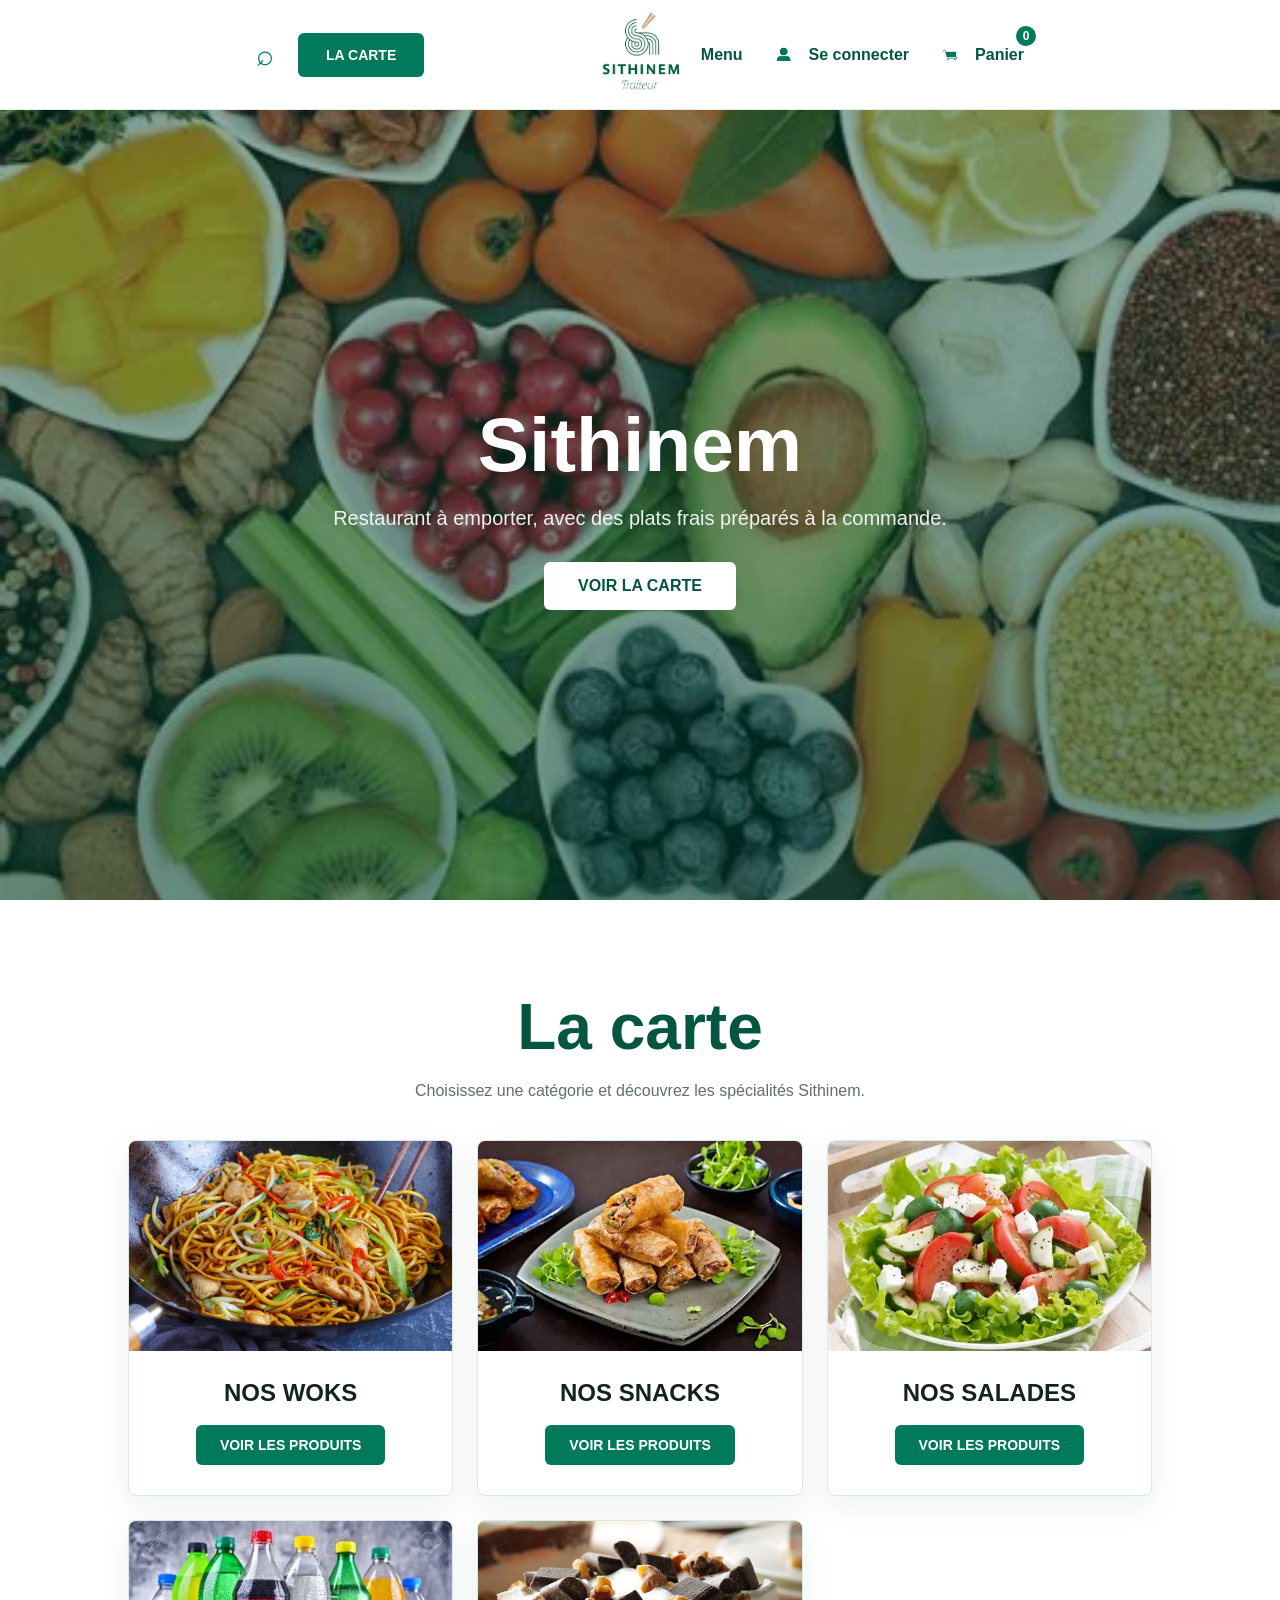
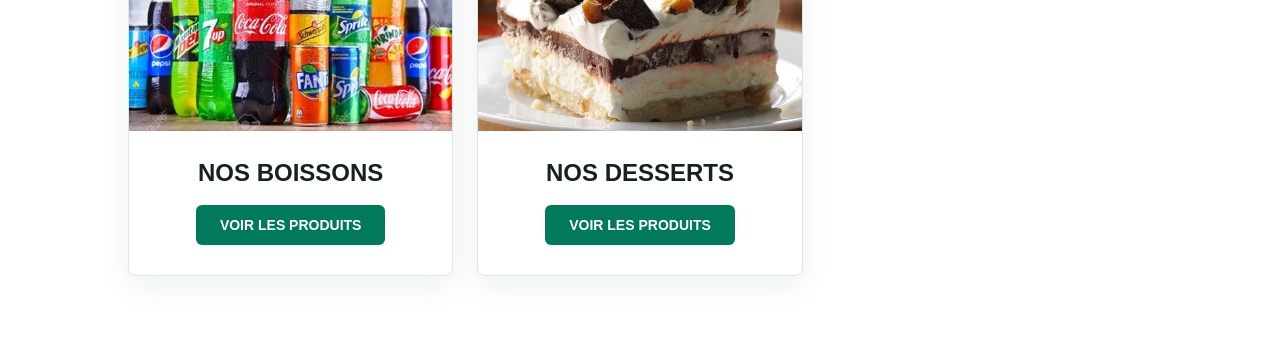
<file: index.html>
<!DOCTYPE html>
<html lang="fr">
<head>
  <meta charset="UTF-8" />
  <meta name="viewport" content="width=device-width, initial-scale=1.0" />
  <title>Sithinem - Restaurant à emporter</title>
  <link rel="stylesheet" href="style.css" />
</head>
<body>

  <header class="navbar" id="navbar">
    <div class="nav-left">
      <button class="search-btn" aria-label="Rechercher">
        <span>⌕</span>
      </button>

      <a href="menu.html" class="nav-button">
        La carte
      </a>
    </div>

    <a href="index.html" class="logo-wrapper" aria-label="Accueil Sithinem">
      <img src="logo.png" alt="Logo Sithinem" class="logo" />
    </a>

    <nav class="nav-right" style="z-index: 1005; pointer-events: auto;">
      <a href="menu.html" class="nav-link">Menu</a>

      <a href="connexion.html" class="nav-link nav-icon-link">
        <img src="connecter.jpg" alt="" class="nav-icon-img" width="34" height="34" />
        <span>Se connecter</span>
      </a>

      <a href="panier.html" class="nav-link nav-icon-link cart-link" style="position: relative; z-index: 1006; pointer-events: auto;">
        <img src="panier.jpg" alt="" class="nav-icon-img" width="34" height="34" />
        <span>Panier</span>
        <span class="cart-count" data-cart-count hidden>0</span>
      </a>
    </nav>
  </header>

  <main>
    <section class="hero">
      <div class="hero-content">
        <h1>Sithinem</h1>
        <p>Restaurant à emporter, avec des plats frais préparés à la commande.</p>
        <a href="menu.html" class="hero-button">Voir la carte</a>
      </div>
    </section>

    <section id="carte" class="menu-section">
      <div class="section-heading">
        <h2>La carte</h2>
        <p>Choisissez une catégorie et découvrez les spécialités Sithinem.</p>
      </div>

      <div class="category-grid">
        <article class="category-card">
          <div class="category-visual">
            <img src="woks.jpg" alt="Plat de wok Sithinem" />
          </div>
          <div class="category-content">
            <h3>Nos Woks</h3>
            <a href="menu.html#woks" class="category-button">Voir les produits</a>
          </div>
        </article>

        <article class="category-card">
          <div class="category-visual">
            <img src="snacks.jpg" alt="Snacks Sithinem" />
          </div>
          <div class="category-content">
            <h3>Nos Snacks</h3>
            <a href="menu.html#snacks" class="category-button">Voir les produits</a>
          </div>
        </article>

        <article class="category-card">
          <div class="category-visual">
            <img src="salade.jpg" alt="Salade Sithinem" />
          </div>
          <div class="category-content">
            <h3>Nos Salades</h3>
            <a href="menu.html#salades" class="category-button">Voir les produits</a>
          </div>
        </article>

        <article class="category-card">
          <div class="category-visual">
            <img src="boisson.jpg" alt="Boisson Sithinem" />
          </div>
          <div class="category-content">
            <h3>Nos Boissons</h3>
            <a href="menu.html#boissons" class="category-button">Voir les produits</a>
          </div>
        </article>

        <article class="category-card">
          <div class="category-visual">
            <img src="dessert.jpg" alt="Dessert Sithinem" />
          </div>
          <div class="category-content">
            <h3>Nos Desserts</h3>
            <a href="menu.html#desserts" class="category-button">Voir les produits</a>
          </div>
        </article>
      </div>
    </section>
  </main>

  <script src="script.js"></script>
  <script src="cart.js?v=20260625-home-cart-click-fix2"></script>
</body>
</html>
</file>
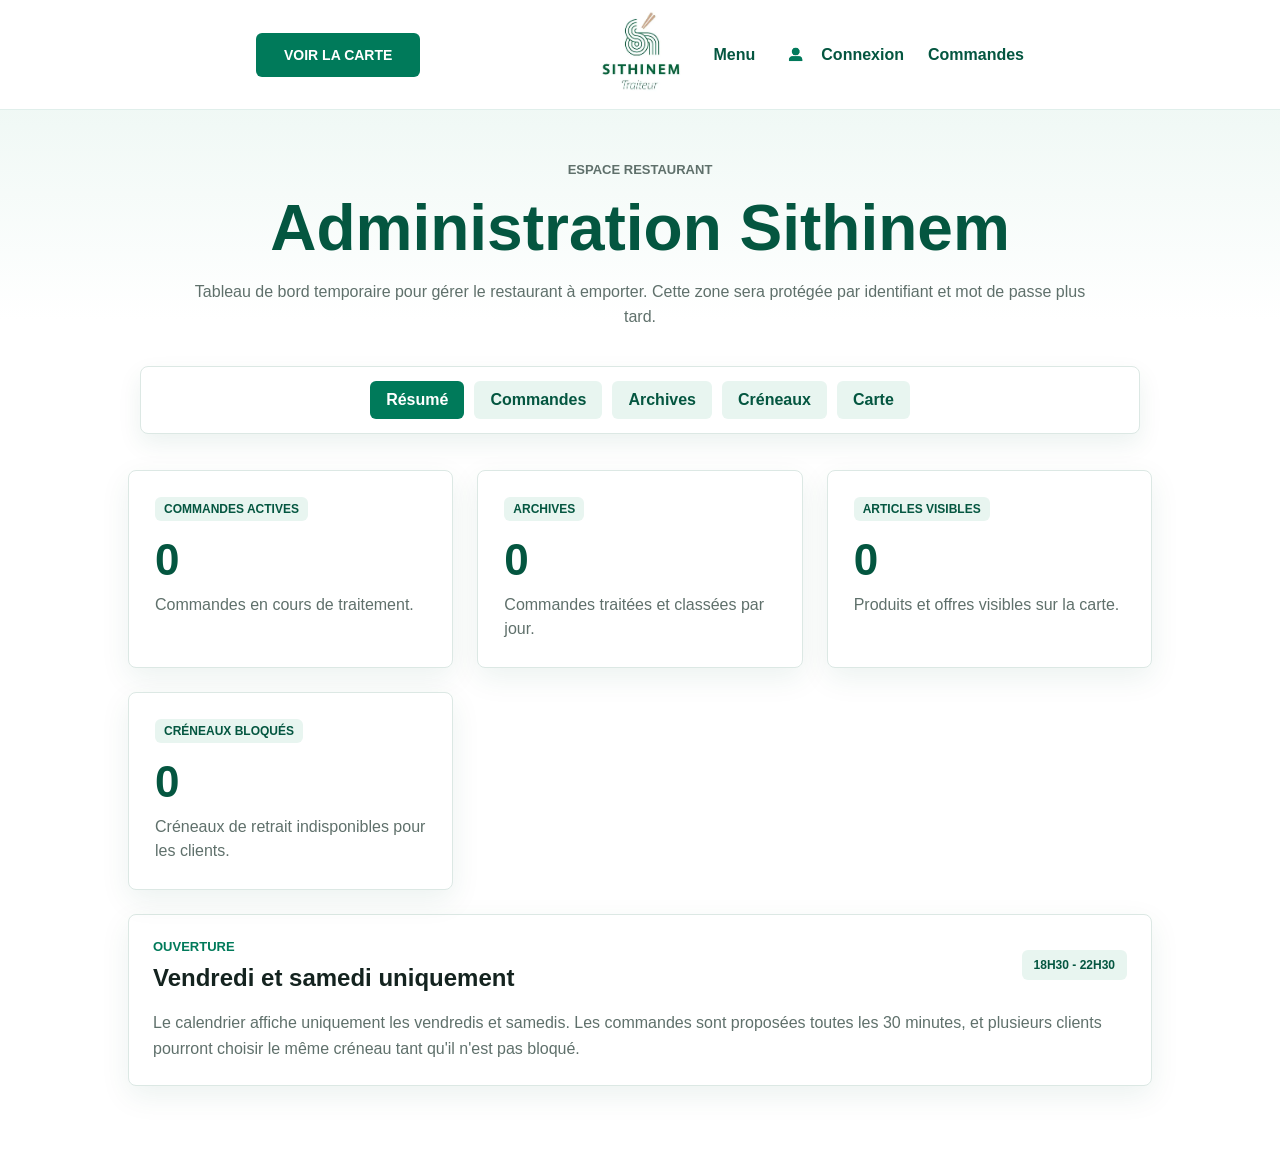
<file: admin.html>
<!DOCTYPE html>
<html lang="fr">
<head>
  <meta charset="UTF-8" />
  <meta name="viewport" content="width=device-width, initial-scale=1.0" />
  <title>Administration - Sithinem</title>
  <link rel="stylesheet" href="style.css" />
  <style>
    .admin-card-soft,
    .admin-editor,
    .mini-menu-card,
    .menu-tab-manager,
    .calendar-day {
      background: var(--white);
      border: 1px solid var(--border);
      border-radius: 8px;
      box-shadow: var(--shadow);
    }

    .admin-card-soft,
    .admin-editor,
    .menu-tab-manager { padding: 24px; }

    .week-controls {
      display: grid;
      grid-template-columns: auto 1fr auto;
      gap: 14px;
      align-items: center;
      margin-bottom: 22px;
    }

    .week-controls strong {
      text-align: center;
      color: var(--green-dark);
      font-size: 18px;
    }

    .weekly-calendar {
      display: grid;
      grid-template-columns: repeat(2, minmax(0, 1fr));
      gap: 22px;
      margin-bottom: 16px;
    }

    .calendar-day { padding: 20px; }

    .calendar-day h3 {
      margin-bottom: 16px;
      color: var(--green-dark);
      text-transform: capitalize;
    }

    .slot-grid {
      display: grid;
      grid-template-columns: repeat(2, minmax(0, 1fr));
      gap: 10px;
    }

    .slot-button {
      min-height: 44px;
      border: 1px solid var(--border);
      border-radius: 6px;
      background: var(--green-soft);
      color: var(--green-dark);
      font: inherit;
      font-weight: 800;
      cursor: pointer;
    }

    .slot-button.is-blocked {
      background: var(--green-dark);
      color: var(--white);
      border-color: var(--green-dark);
    }

    .menu-admin-layout {
      display: grid;
      grid-template-columns: minmax(0, 1fr) 380px;
      gap: 24px;
      align-items: start;
    }

    .menu-toolbar {
      display: flex;
      flex-wrap: wrap;
      gap: 10px;
      align-items: center;
      justify-content: space-between;
      margin-bottom: 18px;
    }

    .menu-tab-manager {
      display: grid;
      gap: 14px;
      margin-bottom: 20px;
    }

    .menu-tab-add {
      display: grid;
      grid-template-columns: 1fr auto;
      gap: 10px;
    }

    .menu-tab-add input,
    .admin-editor input,
    .admin-editor select,
    .admin-editor textarea {
      width: 100%;
      border: 1px solid var(--border);
      border-radius: 6px;
      padding: 12px 13px;
      color: var(--text);
      font: inherit;
      background: var(--white);
    }

    .mini-menu-tabs {
      display: flex;
      flex-wrap: wrap;
      gap: 10px;
      margin-bottom: 18px;
    }

    .mini-menu-tab {
      min-height: 40px;
      padding: 0 14px;
      border: 0;
      border-radius: 6px;
      background: var(--green-soft);
      color: var(--green-dark);
      font: inherit;
      font-weight: 800;
      cursor: pointer;
    }

    .mini-menu-tab.is-active {
      background: var(--green);
      color: var(--white);
    }

    .mini-menu-grid {
      display: grid;
      grid-template-columns: repeat(3, minmax(0, 1fr));
      gap: 16px;
    }

    .mini-menu-card {
      overflow: hidden;
      min-height: 210px;
      text-align: left;
      cursor: pointer;
      border-width: 2px;
      transition: border-color .2s ease, transform .2s ease, box-shadow .2s ease;
    }

    .mini-menu-card:hover,
    .mini-menu-card.is-selected {
      border-color: var(--green);
      transform: translateY(-1px);
    }

    .mini-menu-card.is-hidden {
      opacity: .55;
      filter: grayscale(.25);
    }

    .mini-menu-card img {
      width: 100%;
      height: 110px;
      object-fit: cover;
      display: block;
      background: var(--green-soft);
    }

    .mini-card-body { padding: 14px; }

    .mini-card-body h3 {
      color: var(--text);
      font-size: 18px;
      margin-bottom: 6px;
    }

    .mini-card-body p {
      color: var(--muted);
      font-size: 14px;
      line-height: 1.35;
      min-height: 38px;
      margin-bottom: 10px;
    }

    .mini-card-meta {
      display: flex;
      justify-content: space-between;
      gap: 10px;
      color: var(--green-dark);
      font-weight: 800;
    }

    .hidden-pill,
    .type-pill {
      display: inline-flex;
      width: fit-content;
      padding: 4px 8px;
      border-radius: 6px;
      background: var(--green-soft);
      color: var(--green-dark);
      font-size: 12px;
      font-weight: 800;
      text-transform: uppercase;
    }

    .admin-editor {
      position: sticky;
      top: 122px;
      display: grid;
      gap: 12px;
    }

    .admin-editor h2 {
      color: var(--green-dark);
      font-size: 26px;
    }

    .admin-editor label {
      color: var(--green-dark);
      font-weight: 800;
    }

    .editor-actions {
      display: grid;
      grid-template-columns: 1fr 1fr;
      gap: 10px;
      margin-top: 8px;
    }

    .danger-action {
      min-height: 42px;
      border: 0;
      border-radius: 6px;
      background: #ffe8e2;
      color: #963213;
      font-weight: 800;
      cursor: pointer;
    }

    .editor-empty {
      color: var(--muted);
      line-height: 1.6;
      padding: 16px;
      border: 1px dashed var(--border);
      border-radius: 8px;
      background: var(--green-soft);
    }

    @media (max-width: 1100px) {
      .menu-admin-layout,
      .weekly-calendar,
      .week-controls { grid-template-columns: 1fr; }
      .admin-editor { position: static; }
      .mini-menu-grid { grid-template-columns: repeat(2, minmax(0, 1fr)); }
    }

    @media (max-width: 700px) {
      .mini-menu-grid,
      .menu-tab-add,
      .editor-actions { grid-template-columns: 1fr; }
    }
  </style>
</head>
<body>
  <header class="navbar" id="navbar">
    <div class="nav-left">
      <a href="menu.html" class="nav-button">Voir la carte</a>
    </div>

    <a href="index.html" class="logo-wrapper" aria-label="Accueil Sithinem">
      <img src="logo.png" alt="Logo Sithinem" class="logo" />
    </a>

    <nav class="nav-right">
      <a href="menu.html" class="nav-link">Menu</a>
      <a href="connexion.html" class="nav-link nav-icon-link">
        <img src="connecter.jpg" alt="" class="nav-icon-img" width="34" height="34" />
        <span>Connexion</span>
      </a>
      <a href="#admin-orders" class="nav-link" data-admin-open="orders">Commandes</a>
    </nav>
  </header>

  <main class="page-shell admin-page">
    <section class="page-intro admin-intro">
      <p class="eyebrow">Espace restaurant</p>
      <h1>Administration Sithinem</h1>
      <p>Tableau de bord temporaire pour gérer le restaurant à emporter. Cette zone sera protégée par identifiant et mot de passe plus tard.</p>
    </section>

    <nav class="admin-tabs" aria-label="Navigation administration">
      <button type="button" class="admin-tab is-active" data-admin-tab="summary">Résumé</button>
      <button type="button" class="admin-tab" data-admin-tab="orders">Commandes</button>
      <button type="button" class="admin-tab" data-admin-tab="archives">Archives</button>
      <button type="button" class="admin-tab" data-admin-tab="schedule">Créneaux</button>
      <button type="button" class="admin-tab" data-admin-tab="menu">Carte</button>
    </nav>

    <section class="admin-panel is-active" id="admin-summary" data-admin-panel="summary">
      <div class="dashboard-grid">
        <article class="metric-card">
          <span>Commandes actives</span>
          <strong id="summary-orders-count">0</strong>
          <p>Commandes en cours de traitement.</p>
        </article>
        <article class="metric-card">
          <span>Archives</span>
          <strong id="summary-archives-count">0</strong>
          <p>Commandes traitées et classées par jour.</p>
        </article>
        <article class="metric-card">
          <span>Articles visibles</span>
          <strong id="summary-items-count">0</strong>
          <p>Produits et offres visibles sur la carte.</p>
        </article>
        <article class="metric-card">
          <span>Créneaux bloqués</span>
          <strong id="summary-blocked-count">0</strong>
          <p>Créneaux de retrait indisponibles pour les clients.</p>
        </article>
      </div>

      <section class="admin-card-soft">
        <div class="admin-preview-header">
          <div>
            <p class="eyebrow">Ouverture</p>
            <h2>Vendredi et samedi uniquement</h2>
          </div>
          <span class="status-pill">18h30 - 22h30</span>
        </div>
        <p class="form-note">Le calendrier affiche uniquement les vendredis et samedis. Les commandes sont proposées toutes les 30 minutes, et plusieurs clients pourront choisir le même créneau tant qu'il n'est pas bloqué.</p>
      </section>
    </section>

    <section class="admin-panel" id="admin-orders" data-admin-panel="orders">
      <section class="admin-card-soft">
        <div class="admin-preview-header">
          <div>
            <p class="eyebrow">Gestion</p>
            <h2>Commandes client</h2>
          </div>
          <span class="status-pill">Panier</span>
        </div>
        <div class="admin-order-list" id="admin-orders-list"></div>
      </section>
    </section>

    <section class="admin-panel" id="admin-archives" data-admin-panel="archives">
      <section class="admin-card-soft">
        <div class="admin-preview-header">
          <div>
            <p class="eyebrow">Historique</p>
            <h2>Archives des commandes</h2>
          </div>
          <span class="status-pill">Par jour</span>
        </div>
        <div class="admin-archive-list" id="admin-archive-list"></div>
      </section>
    </section>

    <section class="admin-panel" data-admin-panel="schedule">
      <section class="admin-card-soft">
        <div class="admin-preview-header">
          <div>
            <p class="eyebrow">Disponibilités</p>
            <h2>Calendrier des créneaux</h2>
          </div>
          <span class="status-pill">Vendredi / Samedi</span>
        </div>

        <div class="week-controls">
          <button type="button" class="secondary-action" id="previous-week">Semaine précédente</button>
          <strong id="week-label">Semaine</strong>
          <button type="button" class="secondary-action" id="next-week">Semaine suivante</button>
        </div>

        <div class="weekly-calendar" id="weekly-calendar"></div>
        <p class="form-note">Clique sur un créneau pour le bloquer ou le rouvrir. Les créneaux sont proposés toutes les 30 minutes de 18h30 à 22h30.</p>
      </section>
    </section>

    <section class="admin-panel" data-admin-panel="menu">
      <section class="menu-tab-manager">
        <div class="admin-preview-header">
          <div>
            <p class="eyebrow">Onglets de carte</p>
            <h2>Carte modulable</h2>
          </div>
          <button type="button" class="secondary-action" id="delete-menu-tab">Supprimer l'onglet actif</button>
        </div>
        <div class="menu-tab-add">
          <input id="new-menu-tab-name" type="text" placeholder="Ex : Menus de Noël" />
          <button type="button" class="primary-action" id="add-menu-tab">Ajouter un onglet</button>
        </div>
      </section>

      <section class="menu-admin-layout">
        <div>
          <div class="menu-toolbar">
            <div class="mini-menu-tabs" id="mini-menu-tabs"></div>
            <div class="menu-toolbar-actions">
              <button type="button" class="secondary-action" id="create-article">Nouvel article</button>
              <button type="button" class="primary-action" id="create-offer">Nouvelle offre</button>
            </div>
          </div>
          <div class="mini-menu-grid" id="mini-menu-grid"></div>
        </div>

        <aside class="admin-editor" id="admin-editor">
          <h2>Détail</h2>
          <p class="editor-empty">Clique sur un article ou une offre de la mini-carte pour modifier ses informations.</p>
        </aside>
      </section>
    </section>
  </main>

  <script src="script.js?v=20260625-menu-sync"></script>
  <script src="cart.js?v=20260625-order-archives"></script>
</body>
</html>
</file>
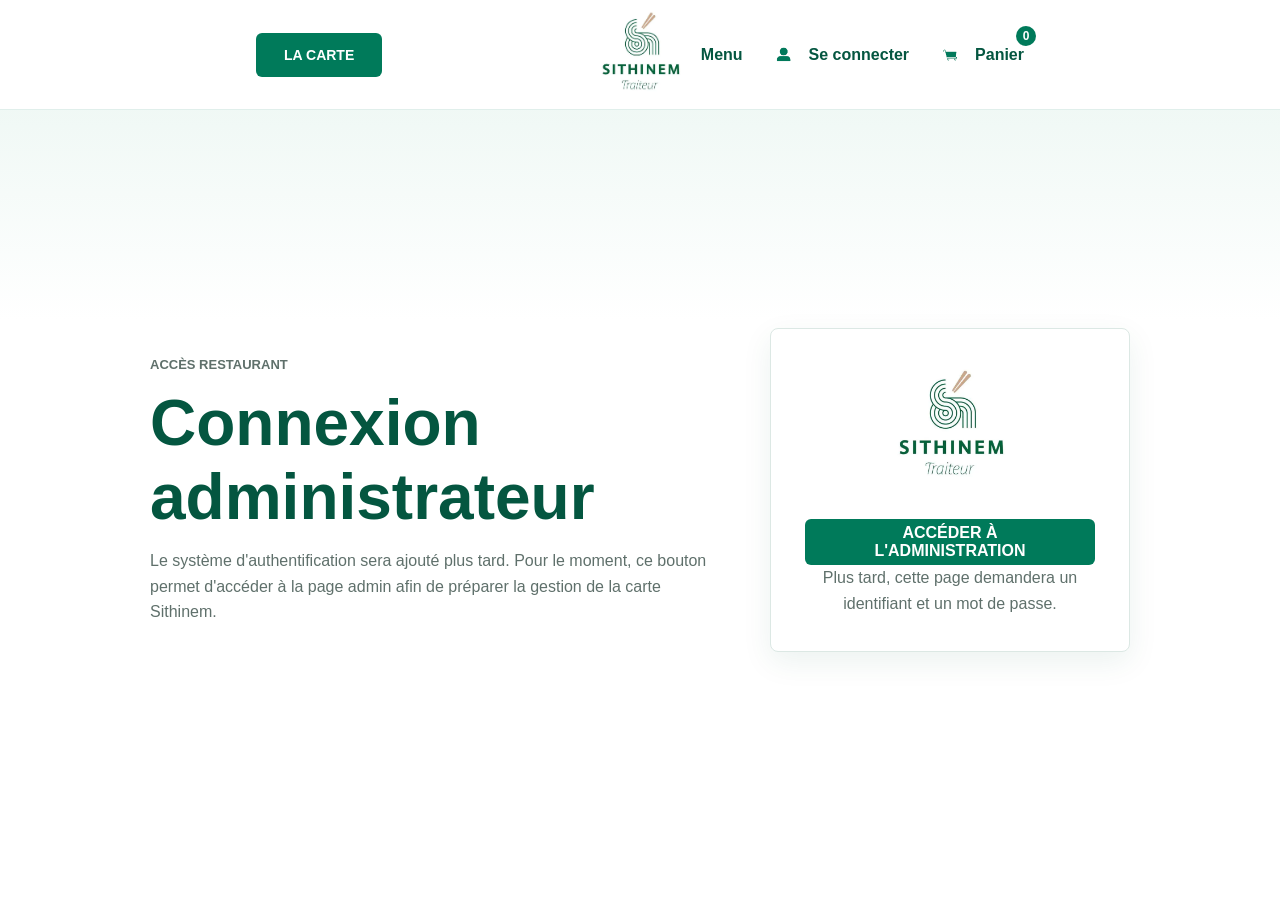
<file: connexion.html>
<!DOCTYPE html>
<html lang="fr">
<head>
  <meta charset="UTF-8" />
  <meta name="viewport" content="width=device-width, initial-scale=1.0" />
  <title>Connexion - Sithinem</title>
  <link rel="stylesheet" href="style.css" />
</head>
<body>
  <header class="navbar" id="navbar">
    <div class="nav-left">
      <a href="menu.html" class="nav-button">La carte</a>
    </div>

    <a href="index.html" class="logo-wrapper" aria-label="Accueil Sithinem">
      <img src="logo.png" alt="Logo Sithinem" class="logo" />
    </a>

    <nav class="nav-right">
      <a href="menu.html" class="nav-link">Menu</a>
      <a href="connexion.html" class="nav-link nav-icon-link">
        <img src="connecter.jpg" alt="" class="nav-icon-img" width="34" height="34" />
        <span>Se connecter</span>
      </a>
      <a href="panier.html" class="nav-link nav-icon-link cart-link">
        <img src="panier.jpg" alt="" class="nav-icon-img" width="34" height="34" />
        <span>Panier</span>
        <span class="cart-count" data-cart-count hidden>0</span>
      </a>
    </nav>
  </header>

  <main class="page-shell auth-page">
    <section class="auth-panel">
      <div class="auth-copy">
        <p class="eyebrow">Accès restaurant</p>
        <h1>Connexion administrateur</h1>
        <p>Le système d'authentification sera ajouté plus tard. Pour le moment, ce bouton permet d'accéder à la page admin afin de préparer la gestion de la carte Sithinem.</p>
      </div>

      <div class="auth-box">
        <img src="logo.png" alt="Logo Sithinem" class="auth-logo" />
        <a href="admin.html" class="primary-action">Accéder à l'administration</a>
        <p class="form-note">Plus tard, cette page demandera un identifiant et un mot de passe.</p>
      </div>
    </section>
  </main>

  <script src="script.js"></script>
  <script src="cart.js?v=20260625-order-flow"></script>
</body>
</html>
</file>
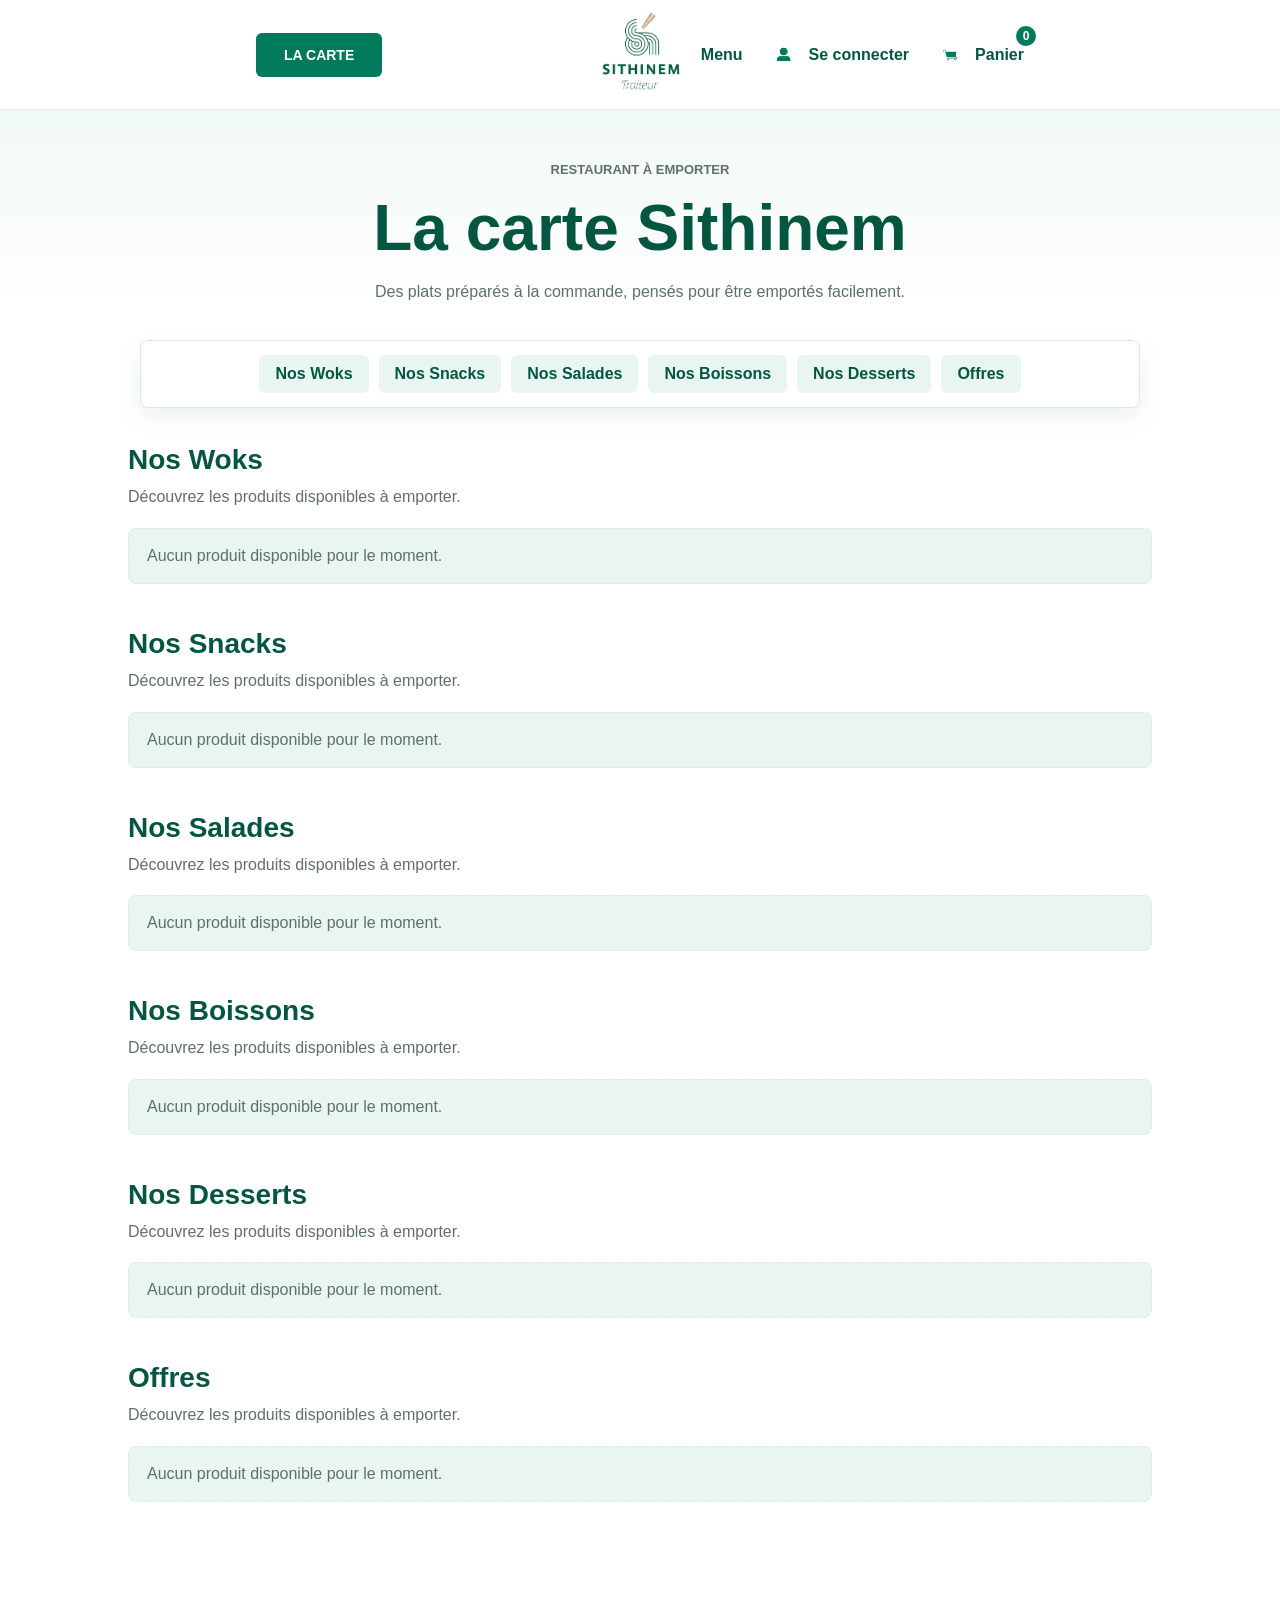
<file: menu.html>
<!DOCTYPE html>
<html lang="fr">
<head>
  <meta charset="UTF-8" />
  <meta name="viewport" content="width=device-width, initial-scale=1.0" />
  <title>La carte - Sithinem</title>
  <link rel="stylesheet" href="style.css" />
</head>
<body>
  <header class="navbar" id="navbar">
    <div class="nav-left">
      <a href="menu.html" class="nav-button">La carte</a>
    </div>

    <a href="index.html" class="logo-wrapper" aria-label="Accueil Sithinem">
      <img src="logo.png" alt="Logo Sithinem" class="logo" />
    </a>

    <nav class="nav-right">
      <a href="menu.html" class="nav-link">Menu</a>
      <a href="connexion.html" class="nav-link nav-icon-link">
        <img src="connecter.jpg" alt="" class="nav-icon-img" width="34" height="34" />
        <span>Se connecter</span>
      </a>
      <a href="panier.html" class="nav-link nav-icon-link cart-link">
        <img src="panier.jpg" alt="" class="nav-icon-img" width="34" height="34" />
        <span>Panier</span>
        <span class="cart-count" data-cart-count hidden>0</span>
      </a>
    </nav>
  </header>

  <main class="page-shell menu-page">
    <section class="page-intro">
      <p class="eyebrow">Restaurant à emporter</p>
      <h1>La carte Sithinem</h1>
      <p>Des plats préparés à la commande, pensés pour être emportés facilement.</p>
    </section>

    <nav class="category-tabs" aria-label="Catégories de la carte">
      <a href="#woks">Woks</a>
      <a href="#snacks">Snacks</a>
      <a href="#salades">Salades</a>
      <a href="#boissons">Boissons</a>
      <a href="#desserts">Desserts</a>
      <a href="#offres">Offres</a>
    </nav>

    <section id="woks" class="product-section">
      <div class="product-heading">
        <img src="woks.jpg" alt="Woks Sithinem" />
        <div>
          <h2>Nos Woks</h2>
          <p>Base nouilles ou riz, légumes croquants et sauce au choix.</p>
        </div>
      </div>
      <div class="product-grid" data-category-list="woks">
        <article class="product-card"><h3>Wok poulet</h3><p>Nouilles sautées, poulet, légumes, sauce soja.</p><strong>9,90 €</strong></article>
        <article class="product-card"><h3>Wok crevettes</h3><p>Riz sauté, crevettes, légumes frais, sauce maison.</p><strong>11,50 €</strong></article>
      </div>
    </section>

    <section id="snacks" class="product-section">
      <div class="product-heading">
        <img src="snacks.jpg" alt="Snacks Sithinem" />
        <div>
          <h2>Nos Snacks</h2>
          <p>Petites faims et accompagnements à emporter.</p>
        </div>
      </div>
      <div class="product-grid" data-category-list="snacks">
        <article class="product-card"><h3>Nems poulet</h3><p>Servis avec salade, menthe et sauce.</p><strong>4,90 €</strong></article>
        <article class="product-card"><h3>Samoussas légumes</h3><p>Croustillants, épicés avec douceur.</p><strong>4,50 €</strong></article>
      </div>
    </section>

    <section id="salades" class="product-section">
      <div class="product-heading">
        <img src="salade.jpg" alt="Salades Sithinem" />
        <div>
          <h2>Nos Salades</h2>
          <p>Des recettes fraîches pour une pause légère.</p>
        </div>
      </div>
      <div class="product-grid" data-category-list="salades">
        <article class="product-card"><h3>Salade poulet</h3><p>Crudités, poulet mariné, sauce légère.</p><strong>8,90 €</strong></article>
        <article class="product-card"><h3>Salade crevettes</h3><p>Crevettes, légumes frais, herbes, citron.</p><strong>9,90 €</strong></article>
      </div>
    </section>

    <section id="boissons" class="product-section">
      <div class="product-heading">
        <img src="boisson.jpg" alt="Boissons Sithinem" />
        <div>
          <h2>Nos Boissons</h2>
          <p>Boissons fraîches à ajouter à votre commande.</p>
        </div>
      </div>
      <div class="product-grid" data-category-list="boissons">
        <article class="product-card"><h3>Coca-Cola</h3><p>Canette 33 cl.</p><strong>2,00 €</strong></article>
        <article class="product-card"><h3>Eau minérale</h3><p>Bouteille 50 cl.</p><strong>1,50 €</strong></article>
      </div>
    </section>

    <section id="desserts" class="product-section">
      <div class="product-heading">
        <img src="dessert.jpg" alt="Desserts Sithinem" />
        <div>
          <h2>Nos Desserts</h2>
          <p>Une touche sucrée pour terminer le repas.</p>
        </div>
      </div>
      <div class="product-grid" data-category-list="desserts">
        <article class="product-card"><h3>Tiramisu</h3><p>Dessert gourmand en portion individuelle.</p><strong>3,90 €</strong></article>
        <article class="product-card"><h3>Perles coco</h3><p>Moelleuses et légèrement sucrées.</p><strong>3,50 €</strong></article>
      </div>
    </section>

    <section id="offres" class="product-section offer-section">
      <div class="product-heading compact-heading">
        <div>
          <h2>Offres à emporter</h2>
          <p>Les formules et promotions seront gérées depuis l'administration.</p>
        </div>
      </div>
      <div class="product-grid" data-category-list="offres">
        <article class="product-card product-offer"><h3>Menu midi</h3><p>Un plat, une boisson et un dessert.</p><strong>12,90 €</strong></article>
      </div>
    </section>
  </main>

  <script src="script.js?v=20260625-menu-sync"></script>
  <script src="cart.js?v=20260625-order-flow-fix2"></script>
</body>
</html>
</file>
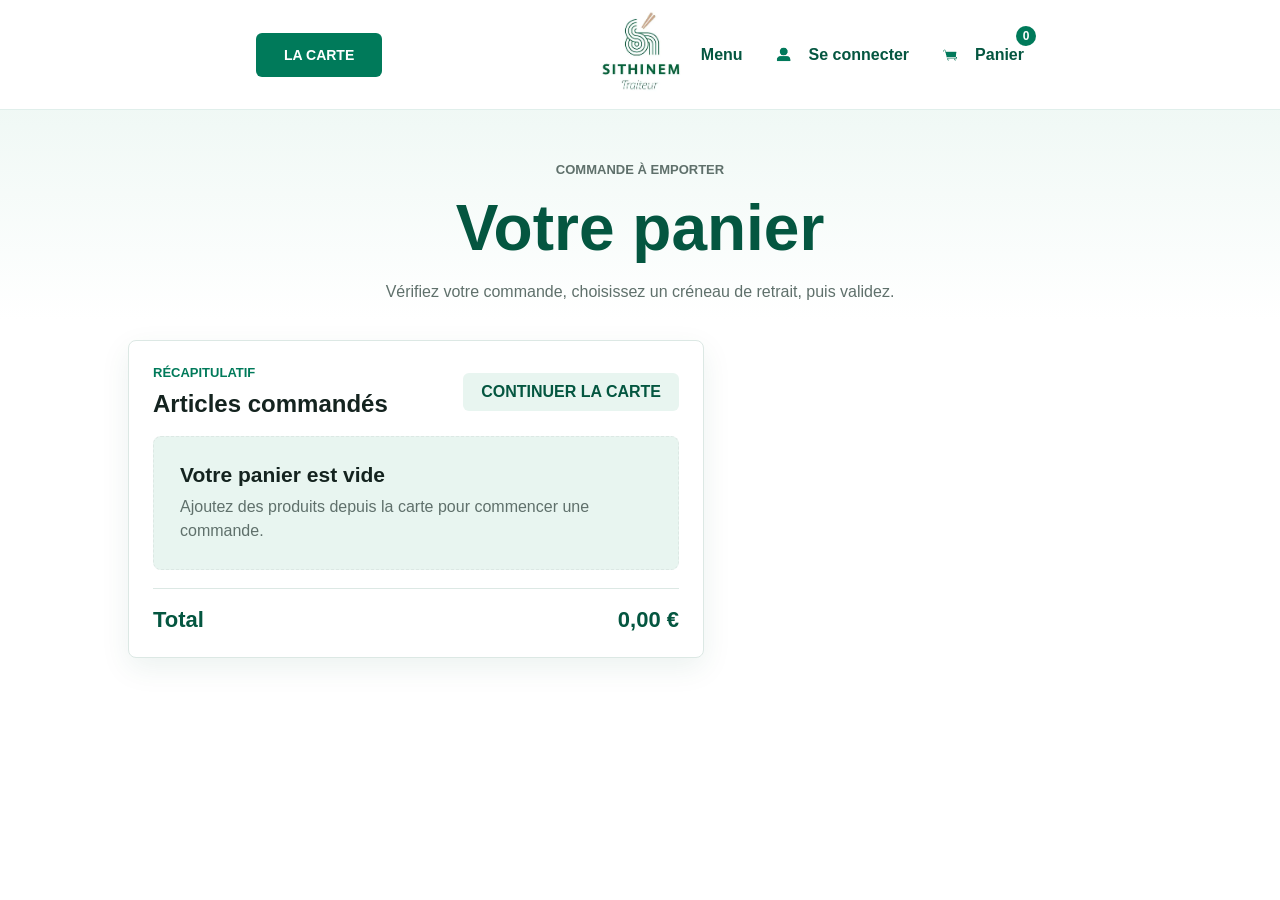
<file: panier.html>
<!DOCTYPE html>
<html lang="fr">
<head>
  <meta charset="UTF-8" />
  <meta name="viewport" content="width=device-width, initial-scale=1.0" />
  <title>Panier - Sithinem</title>
  <link rel="stylesheet" href="style.css" />
</head>
<body>
  <header class="navbar" id="navbar">
    <div class="nav-left">
      <a href="menu.html" class="nav-button">La carte</a>
    </div>

    <a href="index.html" class="logo-wrapper" aria-label="Accueil Sithinem">
      <img src="logo.png" alt="Logo Sithinem" class="logo" />
    </a>

    <nav class="nav-right">
      <a href="menu.html" class="nav-link">Menu</a>
      <a href="connexion.html" class="nav-link nav-icon-link">
        <img src="connecter.jpg" alt="" class="nav-icon-img" width="34" height="34" />
        <span>Se connecter</span>
      </a>
      <a href="panier.html" class="nav-link nav-icon-link cart-link">
        <img src="panier.jpg" alt="" class="nav-icon-img" width="34" height="34" />
        <span>Panier</span>
        <span class="cart-count" data-cart-count hidden>0</span>
      </a>
    </nav>
  </header>

  <main class="page-shell cart-page">
    <section class="page-intro">
      <p class="eyebrow">Commande à emporter</p>
      <h1>Votre panier</h1>
      <p>Vérifiez votre commande, choisissez un créneau de retrait, puis validez.</p>
    </section>

    <section class="cart-layout" aria-label="Récapitulatif de commande">
      <div class="cart-panel">
        <div class="admin-preview-header">
          <div>
            <p class="eyebrow">Récapitulatif</p>
            <h2>Articles commandés</h2>
          </div>
          <a href="menu.html" class="secondary-action">Continuer la carte</a>
        </div>

        <div id="cart-empty" class="orders-empty">
          <h3>Votre panier est vide</h3>
          <p>Ajoutez des produits depuis la carte pour commencer une commande.</p>
        </div>

        <div id="cart-list" class="cart-list"></div>

        <div class="cart-total-row">
          <span>Total</span>
          <strong id="cart-total">0,00 €</strong>
        </div>
      </div>

      <aside class="checkout-panel" id="checkout-panel" hidden>
        <form class="checkout-form" id="checkout-form">
          <div>
            <p class="eyebrow">Validation</p>
            <h2>Commander</h2>
            <p class="form-note">Les informations demandées changeront automatiquement quand le système de connexion client sera ajouté.</p>
          </div>

          <p class="connected-customer-note" id="connected-customer-note" hidden></p>

          <div class="customer-fields" id="customer-fields">
            <label for="customer-firstname">Prénom</label>
            <input id="customer-firstname" type="text" autocomplete="given-name" required />

            <label for="customer-lastname">Nom</label>
            <input id="customer-lastname" type="text" autocomplete="family-name" required />

            <label for="customer-phone">Numéro de téléphone</label>
            <input id="customer-phone" type="tel" autocomplete="tel" required />
          </div>

          <label for="pickup-slot">Créneau de retrait</label>
          <select id="pickup-slot" required></select>

          <label for="order-message">Message pour l'admin</label>
          <textarea id="order-message" rows="4" placeholder="Ex : sans sauce, allergie, demande particulière..."></textarea>

          <button type="submit" class="primary-action">Commander</button>
        </form>
      </aside>
    </section>

    <p class="order-success" id="order-success" hidden></p>
  </main>

  <script src="script.js"></script>
  <script src="cart.js?v=20260625-restaurant-ready"></script>
</body>
</html>
</file>
<file: style.css>
* {
  box-sizing: border-box;
  margin: 0;
  padding: 0;
}

:root {
  --green: #007a5a;
  --green-dark: #045640;
  --green-soft: #e8f5f0;
  --white: #ffffff;
  --text: #14231f;
  --muted: #5f706b;
  --border: #dce8e4;
  --shadow: 0 10px 30px rgba(4, 86, 64, 0.08);
}

body {
  font-family: Arial, Helvetica, sans-serif;
  background: var(--white);
  color: var(--text);
}

.navbar {
  position: fixed;
  top: 0;
  left: 0;
  width: 100%;
  height: 110px;
  z-index: 1000;
  display: flex;
  align-items: center;
  justify-content: center;
  padding: 0 20%;
  background: #ffffff !important;
  background-color: #ffffff !important;
  opacity: 1;
  border-bottom: 1px solid rgba(0, 122, 90, 0.12);
  transition: box-shadow 0.45s ease, height 0.45s ease;
}

.navbar.scrolled {
  background: #ffffff !important;
  background-color: #ffffff !important;
  opacity: 1;
  box-shadow: 0 8px 24px rgba(4, 86, 64, 0.1);
  height: 96px;
}

.nav-left,
.nav-right {
  position: absolute;
  top: 50%;
  transform: translateY(-50%);
  display: flex;
  align-items: center;
  gap: 24px;
}

.nav-left { left: 20%; }
.nav-right { right: 20%; }
.logo-wrapper { display: flex; align-items: center; justify-content: center; }

.logo {
  width: 96px;
  height: 96px;
  object-fit: contain;
  transition: width 0.45s ease, height 0.45s ease;
}

.navbar.scrolled .logo { width: 86px; height: 86px; }

.search-btn {
  border: none;
  background: none;
  color: var(--green);
  font-size: 30px;
  cursor: pointer;
  line-height: 1;
}

.nav-button,
.hero-button,
.primary-action,
.secondary-action {
  display: inline-flex;
  align-items: center;
  justify-content: center;
  border: 0;
  border-radius: 6px;
  text-decoration: none;
  text-transform: uppercase;
  font-weight: 700;
  cursor: pointer;
}

.nav-button {
  height: 44px;
  padding: 0 28px;
  background: var(--green);
  color: var(--white);
  font-size: 14px;
  transition: background-color 0.25s ease, transform 0.25s ease;
}

.nav-button:hover,
.primary-action:hover,
.category-button:hover {
  background: var(--green-dark);
}

.nav-button:hover { transform: translateY(-1px); }

.nav-link {
  color: var(--green-dark);
  text-decoration: none;
  font-size: 16px;
  font-weight: 700;
  display: inline-flex;
  align-items: center;
  gap: 8px;
  transition: color 0.25s ease;
}

.nav-link:hover { color: var(--green); }
.nav-icon-link { min-height: 42px; }

.nav-icon-link .nav-icon-img,
.nav-icon-img {
  width: 34px !important;
  height: 34px !important;
  min-width: 34px;
  max-width: 34px;
  min-height: 34px;
  max-height: 34px;
  display: inline-block;
  object-fit: contain;
  flex: 0 0 34px;
}

.hero {
  min-height: 100vh;
  padding-top: 110px;
  display: flex;
  align-items: center;
  justify-content: center;
  background:
    linear-gradient(rgba(0, 65, 49, 0.42), rgba(0, 65, 49, 0.58)),
    url("hero.jpg") center/cover no-repeat;
}

.hero-content {
  text-align: center;
  max-width: 760px;
  padding: 24px;
  color: var(--white);
}

.hero h1 {
  font-size: clamp(46px, 6vw, 86px);
  margin-bottom: 18px;
}

.hero p {
  font-size: 20px;
  margin-bottom: 32px;
  color: rgba(255, 255, 255, 0.92);
}

.hero-button {
  padding: 15px 34px;
  background: var(--white);
  color: var(--green-dark);
}

.primary-action {
  min-height: 46px;
  padding: 0 26px;
  background: var(--green);
  color: var(--white);
}

.secondary-action {
  min-height: 38px;
  padding: 0 18px;
  background: var(--green-soft);
  color: var(--green-dark);
}

.menu-section,
.page-shell {
  width: 100%;
  min-height: 100vh;
  padding: 160px 10% 80px;
  background: linear-gradient(180deg, var(--green-soft), var(--white) 320px);
}

.menu-section {
  padding-top: 90px;
  min-height: auto;
  background: var(--white);
}

.section-heading,
.page-intro {
  max-width: 860px;
  margin: 0 auto 36px;
  text-align: center;
}

.section-heading h2,
.page-intro h1,
.auth-copy h1 {
  color: var(--green-dark);
  font-size: clamp(38px, 5vw, 68px);
  margin-bottom: 14px;
}

.section-heading p,
.page-intro p,
.auth-copy p,
.product-heading p,
.admin-tools p,
.form-note {
  color: var(--muted);
  line-height: 1.6;
}

.eyebrow {
  margin-bottom: 10px;
  color: var(--green);
  font-size: 13px;
  font-weight: 800;
  letter-spacing: 0;
  text-transform: uppercase;
}

.category-grid,
.product-grid,
.admin-added-list,
.admin-tools,
.dashboard-grid {
  display: grid;
  grid-template-columns: repeat(3, minmax(0, 1fr));
  gap: 24px;
  max-width: 1120px;
  margin: 0 auto;
}

.category-card,
.product-card,
.admin-form,
.admin-preview,
.admin-card,
.metric-card,
.admin-tools article,
.auth-box,
.blocked-item {
  background: var(--white);
  border: 1px solid var(--border);
  border-radius: 8px;
  box-shadow: var(--shadow);
}

.category-card {
  overflow: hidden;
  min-height: 330px;
}

.category-visual {
  height: 210px;
  display: flex;
  align-items: center;
  justify-content: center;
  background: var(--green-soft);
}

.category-visual img,
.product-card-image {
  width: 100%;
  display: block;
  object-fit: cover;
}

.category-visual img { height: 100%; }
.product-card-image { height: 150px; border-radius: 6px; margin-bottom: 16px; }

.category-content {
  padding: 28px 22px 30px;
  text-align: center;
}

.category-content h3 {
  margin-bottom: 18px;
  color: var(--text);
  font-size: 24px;
  text-transform: uppercase;
}

.category-button {
  display: inline-flex;
  align-items: center;
  justify-content: center;
  min-height: 40px;
  padding: 0 24px;
  background: var(--green);
  color: var(--white);
  border-radius: 6px;
  text-decoration: none;
  text-transform: uppercase;
  font-size: 14px;
  font-weight: 700;
}

.category-tabs,
.admin-tabs {
  display: flex;
  flex-wrap: wrap;
  gap: 10px;
  justify-content: center;
  max-width: 1000px;
  margin: 0 auto 36px;
  padding: 14px;
  background: var(--white);
  border: 1px solid var(--border);
  border-radius: 8px;
  box-shadow: 0 10px 24px rgba(4, 86, 64, 0.08);
}

.category-tabs {
  position: sticky;
  top: 112px;
  z-index: 20;
}

.category-tabs a,
.admin-tab {
  padding: 10px 16px;
  color: var(--green-dark);
  background: var(--green-soft);
  border: 0;
  border-radius: 6px;
  text-decoration: none;
  font: inherit;
  font-weight: 700;
  cursor: pointer;
}

.admin-tab.is-active {
  background: var(--green);
  color: var(--white);
}

.product-section {
  max-width: 1120px;
  margin: 0 auto 44px;
  scroll-margin-top: 150px;
}

.product-heading {
  display: grid;
  grid-template-columns: 180px 1fr;
  gap: 24px;
  align-items: center;
  margin-bottom: 18px;
}

.product-heading img {
  width: 180px;
  height: 120px;
  object-fit: cover;
  border-radius: 8px;
  border: 1px solid var(--border);
}

.product-heading h2,
.admin-form h2,
.admin-preview h2,
.admin-tools h2,
.admin-card h2 {
  color: var(--green-dark);
  font-size: 28px;
  margin-bottom: 8px;
}

.compact-heading { display: block; }
.product-grid,
.admin-added-list { grid-template-columns: repeat(2, minmax(0, 1fr)); }

.product-card {
  padding: 22px;
}

.product-card h3,
.orders-empty h3,
.blocked-item h3 {
  color: var(--text);
  font-size: 21px;
  margin-bottom: 8px;
}

.product-card p {
  min-height: 48px;
  color: var(--muted);
  line-height: 1.5;
  margin-bottom: 16px;
}

.product-card strong {
  color: var(--green-dark);
  font-size: 20px;
}

.product-offer {
  border-color: rgba(0, 122, 90, 0.28);
  background: linear-gradient(180deg, var(--white), var(--green-soft));
}

.auth-page { display: flex; align-items: center; }
.auth-panel {
  display: grid;
  grid-template-columns: minmax(0, 1.1fr) 360px;
  gap: 36px;
  align-items: center;
  width: min(100%, 980px);
  margin: 0 auto;
}
.auth-copy { max-width: 560px; }
.auth-box { padding: 34px; text-align: center; }
.auth-logo { width: 130px; height: 130px; object-fit: contain; margin-bottom: 22px; }

.admin-intro { max-width: 920px; }
.admin-panel { display: none; max-width: 1180px; margin: 0 auto; }
.admin-panel.is-active { display: block; }

.dashboard-grid {
  grid-template-columns: repeat(3, minmax(0, 1fr));
  margin-bottom: 24px;
}

.metric-card,
.admin-card,
.admin-form,
.admin-preview,
.admin-tools article {
  padding: 26px;
}

.metric-card span,
.status-pill,
.admin-category-label {
  display: inline-flex;
  width: fit-content;
  color: var(--green-dark);
  background: var(--green-soft);
  border-radius: 6px;
  font-size: 12px;
  font-weight: 800;
  text-transform: uppercase;
}

.metric-card span,
.admin-category-label { padding: 5px 9px; }
.status-pill { padding: 8px 12px; }
.metric-card strong { display: block; margin: 14px 0 8px; color: var(--green-dark); font-size: 44px; }
.metric-card p,
.orders-empty p,
.blocked-item p { color: var(--muted); line-height: 1.5; }

.admin-layout {
  display: grid;
  grid-template-columns: minmax(320px, 420px) 1fr;
  gap: 28px;
  align-items: start;
}

.admin-form {
  display: grid;
  gap: 12px;
}

.admin-form label {
  color: var(--green-dark);
  font-weight: 800;
}

.admin-form input,
.admin-form select,
.admin-form textarea {
  width: 100%;
  border: 1px solid var(--border);
  border-radius: 6px;
  padding: 13px 14px;
  color: var(--text);
  font: inherit;
  background: var(--white);
}

.admin-form textarea { resize: vertical; }
.compact-form { max-width: 720px; box-shadow: none; border: 0; padding: 0; }
.time-row { display: grid; grid-template-columns: repeat(2, minmax(0, 1fr)); gap: 14px; }
.time-row[hidden] { display: none; }
.warning-note { color: #a33b12; font-weight: 700; }

.admin-preview-header {
  display: flex;
  align-items: center;
  justify-content: space-between;
  gap: 18px;
  margin-bottom: 18px;
}

.admin-category-label { margin-bottom: 12px; }

.empty-state {
  grid-column: 1 / -1;
  color: var(--muted);
  padding: 18px;
  border: 1px dashed var(--border);
  border-radius: 8px;
  background: var(--green-soft);
}

.orders-empty {
  padding: 26px;
  border: 1px dashed var(--border);
  border-radius: 8px;
  background: var(--green-soft);
}

.blocked-list {
  display: grid;
  gap: 14px;
  margin-top: 24px;
}

.blocked-item {
  display: flex;
  align-items: center;
  justify-content: space-between;
  gap: 18px;
  padding: 18px;
}

.admin-tools {
  grid-template-columns: repeat(3, minmax(0, 1fr));
}

@media (max-width: 1100px) {
  .navbar { padding: 0 40px; }
  .nav-left { left: 40px; }
  .nav-right { right: 40px; }
  .category-grid,
  .dashboard-grid,
  .admin-tools { grid-template-columns: repeat(2, minmax(0, 1fr)); }
  .admin-layout { grid-template-columns: 1fr; }
}

@media (max-width: 800px) {
  .navbar { height: 90px; padding: 0 20px; }
  .navbar.scrolled { height: 82px; }
  .logo { width: 78px; height: 78px; }
  .navbar.scrolled .logo { width: 70px; height: 70px; }
  .nav-left { left: 20px; gap: 12px; }
  .nav-right { right: 20px; gap: 12px; }
  .nav-link span,
  .nav-right .nav-link:first-child { display: none; }
  .nav-button { height: 38px; padding: 0 16px; font-size: 12px; }
  .nav-icon-link .nav-icon-img,
  .nav-icon-img { width: 32px !important; height: 32px !important; min-width: 32px; max-width: 32px; min-height: 32px; max-height: 32px; flex-basis: 32px; }
  .menu-section,
  .page-shell { padding: 130px 20px 64px; }
  .hero { padding-top: 90px; }
  .category-grid,
  .product-grid,
  .admin-added-list,
  .admin-tools,
  .auth-panel,
  .dashboard-grid,
  .time-row { grid-template-columns: 1fr; }
  .category-card { min-height: 300px; }
  .category-visual { height: 190px; }
  .category-tabs,
  .admin-tabs { top: 92px; justify-content: flex-start; overflow-x: auto; flex-wrap: nowrap; }
  .category-tabs a,
  .admin-tab { white-space: nowrap; }
  .product-heading { grid-template-columns: 1fr; }
  .product-heading img { width: 100%; height: 170px; }
  .auth-page { align-items: stretch; }
  .admin-preview-header,
  .blocked-item { align-items: flex-start; flex-direction: column; }
}
</file>
